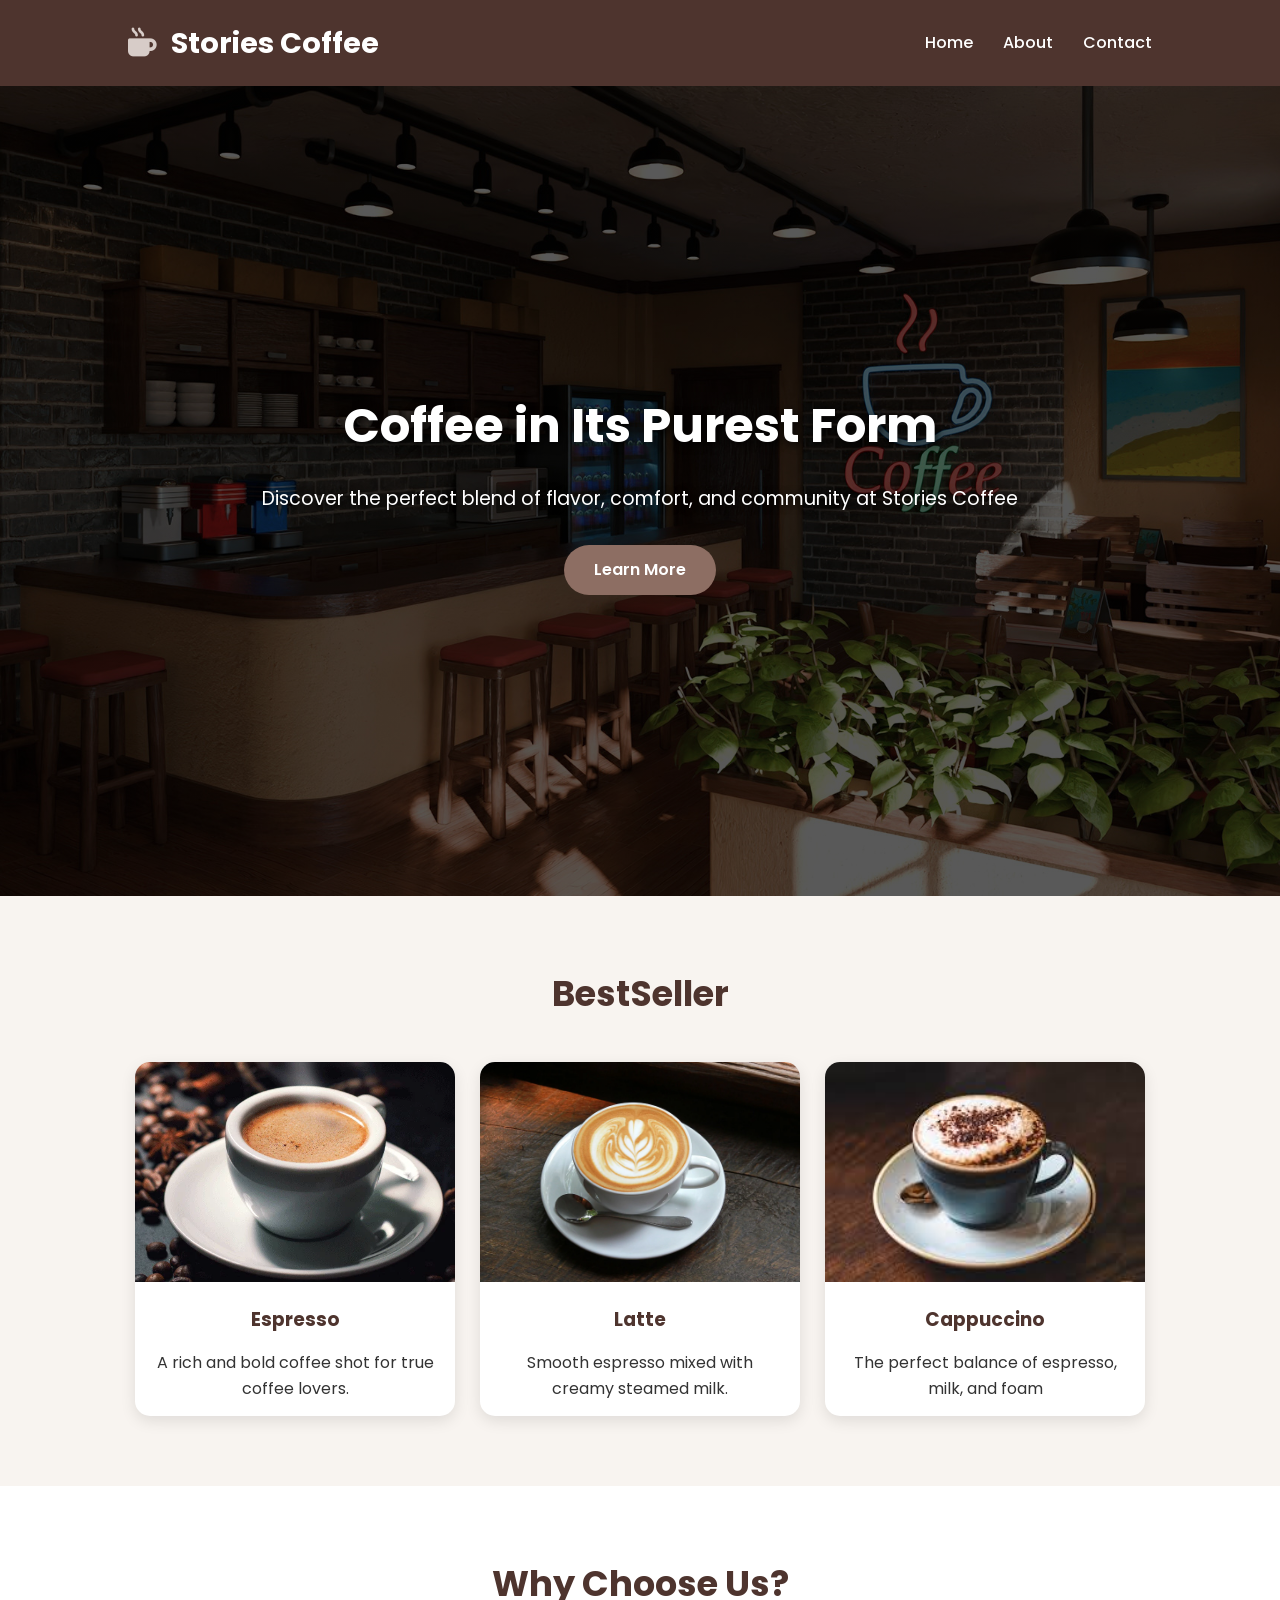
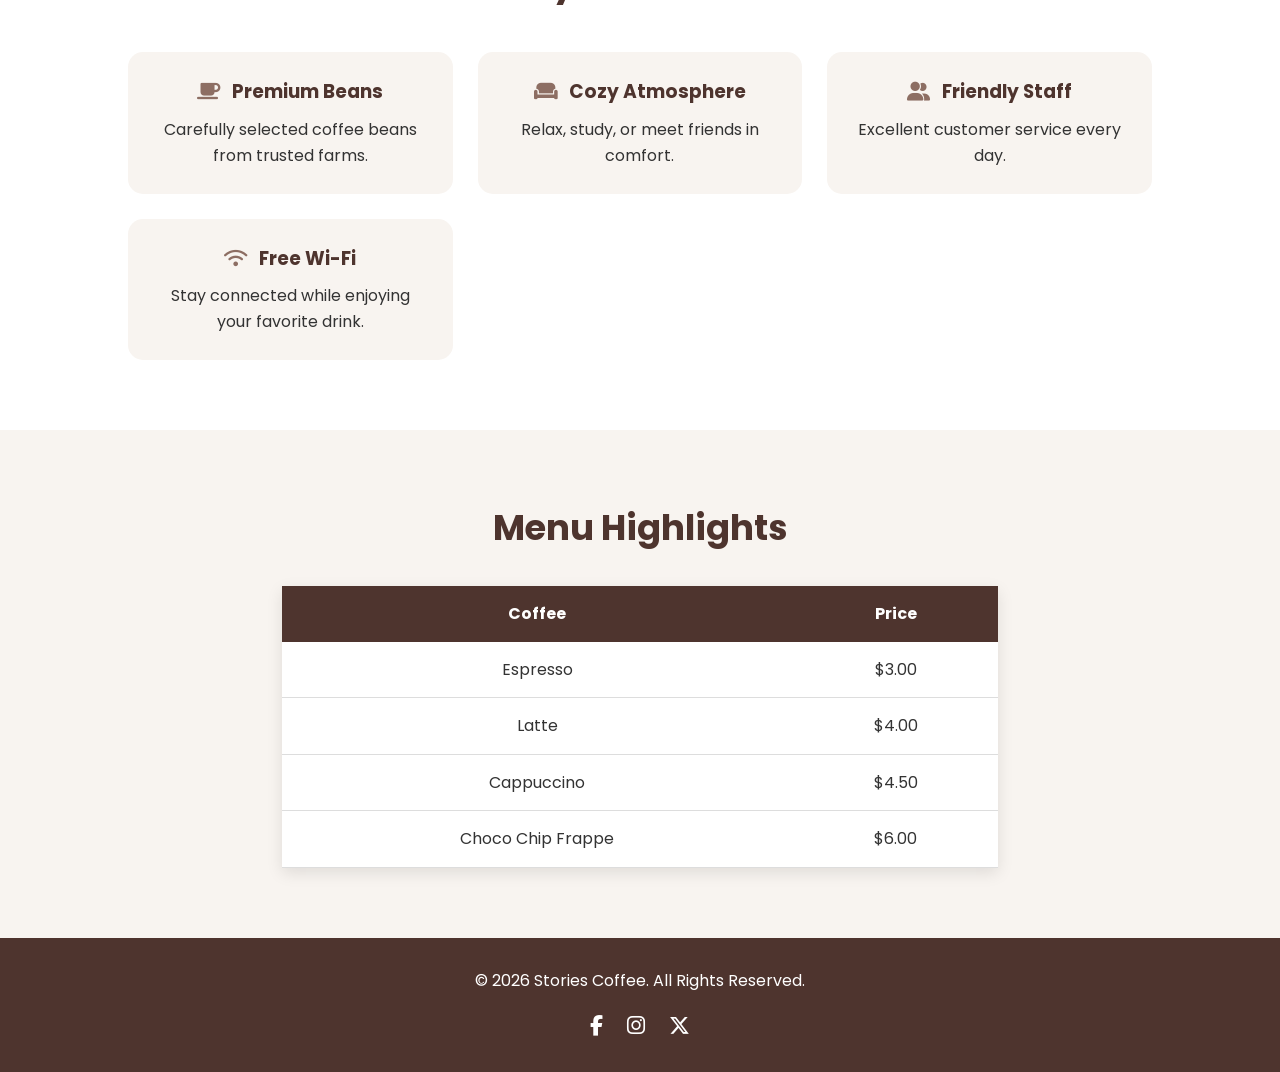
<file: index.html>
<!DOCTYPE html>
<html lang="en">
    <head>
        <meta charset="UTF-8">
        <meta name="viewport" content="width=device-width, initial-scale=1.0">
        <title>Stories Coffee</title>

        <link rel="stylesheet" href="https://cdnjs.cloudflare.com/ajax/libs/font-awesome/6.5.2/css/all.min.css">
        <link href="https://fonts.googleapis.com/css2?family=Poppins:wght@300;400;500;600;700&display=swap" rel="stylesheet">
        <link rel="stylesheet" href="style.css">
    </head>
    <body>
        <!-- Navigation Bar -->
         <header>
            <nav class="navbar">
                <div class="logo">
                    <i class="fas fa-mug-hot"></i> Stories Coffee</div>
                <ul class="nav-links">
                    <li><a href="index.html">Home</a></li>
                    <li><a href="about.html">About</a></li>
                    <li><a href="contact.html">Contact</a></li>
                </ul>
            </nav>
         </header>

         <!-- Hero Section -->
          <section class="hero">
            <div class="hero-content">
                <h1>Coffee in Its Purest Form</h1>
                <p>Discover the perfect blend of flavor, comfort,
                   and community at Stories Coffee </p>
                <a href="about.html" class="btn">Learn More</a>
            </div>
          </section>

          <!-- Featured Products -->
           <section class="products">
            <h2>BestSeller</h2>
            <div class="product-container">
                <div class="card">
                    <img src="images/espresso.webp" alt="Espresso">
                    <h3>Espresso</h3>
                    <p>A rich and bold coffee shot for true coffee lovers.</p>
                </div>

                <div class="card">
                    <img src="images/latte.webp" alt="Latte">
                    <h3>Latte</h3>
                    <p>Smooth espresso mixed with creamy steamed milk.</p>
                </div>

                <div class="card">
                    <img src="images/cappuccino.jfif" alt="Cappuccino">
                    <h3>Cappuccino</h3>
                    <p>The perfect balance of espresso, milk, and foam</p>
                </div>
            </div>
           </section>

           <!-- Why Choose Us -->
            <section class="why-us">
                <h2>Why Choose Us?</h2>
                <div class="features">
                    <div class="feature">
                        <h3><i class="fas fa-coffee"></i>
                            Premium Beans
                        </h3>
                        <p>Carefully selected coffee beans from trusted farms.</p>
                    </div>

                    <div class="feature">
                        <h3><i class="fas fa-couch"></i>
                            Cozy Atmosphere
                        </h3>
                        <p>Relax, study, or meet friends in comfort.</p>
                    </div>

                    <div class="feature">
                        <h3>
                            <i class="fas fa-user-friends"></i> Friendly Staff
                        </h3>
                        <p>Excellent customer service every day.</p>
                    </div>

                    <div class="feature">
                        <h3>
                            <i class="fas fa-wifi"></i> Free Wi-Fi
                        </h3>
                        <p>Stay connected while enjoying your favorite drink.</p>
                    </div>
                </div>
            </section>

            <!-- Menu Preview -->
             <section class="menu">
                <h2>Menu Highlights</h2>
                <table>
                    <tr>
                        <th>Coffee</th>
                        <th>Price</th>
                    </tr>

                    <tr>
                        <td>Espresso</td>
                        <td>$3.00</td>
                    </tr>

                    <tr>
                        <td>Latte</td>
                        <td>$4.00</td>
                    </tr>

                    <tr>
                        <td>Cappuccino</td>
                        <td>$4.50</td>
                    </tr>

                    <tr>
                        <td>Choco Chip Frappe</td>
                        <td>$6.00</td>
                    </tr>
                </table>
             </section>

             <!-- Footer -->
              <footer>
                <p>
                    &copy; 2026 Stories Coffee. All Rights Reserved.
                </p>

               <div class="social-icons">
                   <a href="#"><i class="fab fa-facebook-f"></i></a>
                   <a href="#"><i class="fab fa-instagram"></i></a>
                   <a href="#"><i class="fab fa-x-twitter"></i></a>
               </div>
              </footer>
    </body>
</html>
</file>
<file: style.css>
*{
    margin:0;
    padding: 0;
    box-sizing: border-box;
}

body{
    font-family: 'Poppins', sans-serif;
    background-color: #f8f4f0;
    color: #333;
    line-height: 1.6;
}

a{
    text-decoration: none;
}

section{
    padding: 70px 10%;
}

.navbar{
    background-color: #4e342e;
    color: white;
    display: flex;
    justify-content: space-between;
    align-items: center;
    padding: 20px 10%;
    position: sticky;
    top: 0;
    z-index: 1000;
}

.logo{
    font-size: 1.8rem;
    font-weight: 700;
}

.logo i{
    color: #d7ccc8;
    margin-right: 8px;
}

.nav-links{
    list-style: none;
    display: flex;
    gap: 30px;
}

.nav-links a{
    color: white;
    font-weight: 500;
    transition: 0.3s;
}

.nav-links a:hover{
    color: #d7ccc8;
}

.hero{
    height: 90vh;
    background: linear-gradient(rgba(0,0,0,0.65), rgba(0,0,0,0.65)), url("images/coffee_shop.jpg");
    background-size: cover;
    background-position: center;
    display: flex;
    justify-content: center;
    align-items: center;
    text-align: center;
}

.hero-content h1{
    font-size: 3rem;
    margin-bottom: 20px;
    color: white;
    text-shadow: 2px 2px 10px rgba(0,0, 0, 0.8);
}

.hero-content p{
    color: white;
    text-shadow: 1px 1px 8px rgba(0,0, 0, 0.8);
    font-size: 1.2rem;
    margin-bottom: 30px;
}

.btn{
    display: inline-block;
    background: #8d6e63;
    color: white;
    padding: 12px 30px;
    border-radius: 30px;
    transition: 0.3s;
    font-weight: 600;
}

.btn:hover{
    background: #6d4c41;
    transform: translateY(-3px);
}

.products{
    text-align: center;
}

.products h2{
    margin-bottom: 40px;
    font-size: 2.2rem;
    color: #4e342e;
}

.product-container{
    display: flex;
    gap: 25px;
    justify-content: center;
    flex-wrap: wrap;
}

.card{
    background: white;
    width: 320px;
    border-radius: 15px;
    overflow: hidden;
    box-shadow: 0 5px 15px rgba(0,0, 0, 0.1);
    transition: 0.3s;
}

.card:hover{
    transform: translateY(-10px);
}

.card img{
    width: 100%;
    height: 220px;
    object-fit: cover;
}

.card h3{
    margin-top: 15px;
    color: #4e342e;
}

.card p{
    padding: 15px;
}

.why-us{
    background: #fff;
    text-align: center;
}

.why-us h2{
    margin-bottom: 40px;
    color: #4e342e;
    font-size: 2.2rem;
}

.features{ 
    display:grid;
    grid-template-columns:repeat(auto-fit,minmax(250px,1fr)); 
    gap:25px; 
}

.feature{ 
    background:#f8f4f0; 
    padding:25px; 
    border-radius:15px; 
    transition:0.3s; 
}

.feature:hover{ 
    transform:translateY(-8px); 
}

.feature h3{ 
    margin-bottom:10px; 
    color:#4e342e; 
}

.feature i{ 
    margin-right:8px; 
    color:#8d6e63; 
}

.menu{ 
    text-align:center; 
}

.menu h2{ 
    margin-bottom:30px; 
    color:#4e342e; 
    font-size:2.2rem; 
}

table{ 
    width:70%; 
    margin:auto; 
    border-collapse:collapse; 
    background:white; 
    box-shadow:0 5px 15px rgba(0,0,0,0.1); 
}

th{ 
    background:#4e342e; 
    color:white; 
    padding:15px; 
}

td{ 
    padding:15px; 
    border-bottom:1px solid #ddd; 
}

tr:hover{ 
    background:#f3ece8; 
}

footer{ 
    background:#4e342e; 
    color:white; 
    text-align:center; 
    padding:30px 20px; 
}

.social-icons{ 
    margin-top:15px; 
}

.social-icons a{ 
    color:white; 
    font-size:1.3rem;
    margin:0 10px; 
    transition:0.3s; 
}

.social-icons a:hover{ 
    color:#d7ccc8; 
}

@media(max-width:768px){ 
    .navbar{ 
        flex-direction:column; 
        gap:15px; 
    } 
    .nav-links{ 
        flex-direction:column; 
        text-align:center; 
        gap:15px; 
    } 
    .hero-content h1{ 
        font-size:2rem; 
    } 
    .hero-content p{ 
        font-size:1rem; 
    } 
    table{ 
        width:100%; 
    } 
    section{ 
        padding:50px 5%; 
    } 
}

/* About Page */

.about-hero{
    height:60vh;
    background:
        linear-gradient(
            rgba(0,0,0,0.6),
            rgba(0,0,0,0.6)
        ),
        url("images/about-coffee.jpg");

    background-size:cover;
    background-position:center;

    display:flex;
    justify-content:center;
    align-items:center;
    text-align:center;
}

.about-hero-content{
    color:white;
    max-width:700px;
    padding:20px;
}

.about-hero-content h1{
    font-size:3rem;
    margin-bottom:20px;
}

.about-hero-content p{
    font-size:1.2rem;
    line-height:1.8;
}

.about-section{
    background:white;
}

.about-container{
    display:flex;
    align-items:center;
    gap:50px;
    flex-wrap:wrap;
}

.about-image{
    flex:1;
    min-width:300px;
}

.about-image img{
    width:100%;
    border-radius:15px;
    box-shadow:0 5px 15px rgba(0,0,0,0.15);
}

.about-text{
    flex:1;
    min-width:300px;
}

.about-text h2{
    color:#4e342e;
    margin-bottom:20px;
    font-size:2rem;
}

.about-text p{
    margin-bottom:15px;
    line-height:1.8;
}

.mission{
    text-align:center;
    background:#f8f4f0;
}

.mission h2{
    color:#4e342e;
    margin-bottom:30px;
    font-size:2.2rem;
}

.mission-card{
    max-width:700px;
    margin:auto;
    background:white;
    padding:40px;
    border-radius:15px;
    box-shadow:0 5px 15px rgba(0,0,0,0.1);
}

.mission-card i{
    font-size:3rem;
    color:#8d6e63;
    margin-bottom:20px;
}

.mission-card p{
    font-size:1.1rem;
    line-height:1.8;
}

@media(max-width:768px){

    .about-hero-content h1{
        font-size:2rem;
    }

    .about-hero-content p{
        font-size:1rem;
    }

    .about-container{
        flex-direction:column;
    }

    .mission-card{
        padding:25px;
    }

    .team-card{
        width:100%;
    }
}

/*Contact Page*/

.contact-hero{
    height:50vh;
    background:
        linear-gradient(
            rgba(0,0,0,0.6),
            rgba(0,0,0,0.6)
        ),
        url("images/contact.jpg");

    background-size:cover;
    background-position:center;

    display:flex;
    justify-content:center;
    align-items:center;
    text-align:center;
}

.contact-hero-content{
    color:white;
    max-width:700px;
    padding:20px;
}

.contact-hero-content h1{
    font-size:3rem;
    margin-bottom:15px;
}

.contact-hero-content p{
    font-size:1.2rem;
}

.contact-section{
    background:#f8f4f0;
}

.contact-container{
    display:flex;
    justify-content:space-between;
    gap:40px;
    flex-wrap:wrap;
}

.contact-info{
    flex:1;
    min-width:300px;
    background:white;
    padding:30px;
    border-radius:15px;
    box-shadow:0 5px 15px rgba(0,0,0,0.1);
}

.contact-info h2{
    color:#4e342e;
    margin-bottom:20px;
}

.contact-info p{
    margin:15px 0;
    font-size:1rem;
    color:#333;
}

.contact-info i{
    color:#8d6e63;
    margin-right:10px;
}

.contact-social{
    margin-top:20px;
}

.contact-social a{
    color:#4e342e;
    font-size:1.3rem;
    margin-right:15px;
    transition:0.3s;
}

.contact-social a:hover{
    color:#8d6e63;
    transform:translateY(-3px);
}

.contact-form{
    flex:1;
    min-width:300px;
    background:white;
    padding:30px;
    border-radius:15px;
    box-shadow:0 5px 15px rgba(0,0,0,0.1);
}

.contact-form h2{
    color:#4e342e;
    margin-bottom:20px;
}

.contact-form form{
    display:flex;
    flex-direction:column;
    gap:15px;
}

.contact-form input,
.contact-form textarea{
    padding:12px;
    border:1px solid #ddd;
    border-radius:10px;
    font-family:'Poppins', sans-serif;
    outline:none;
    transition:0.3s;
}

.contact-form input:focus,
.contact-form textarea:focus{
    border-color:#8d6e63;
    box-shadow:0 0 8px rgba(141,110,99,0.3);
}

.contact-form button{
    padding:12px;
    background:#8d6e63;
    color:white;
    border:none;
    border-radius:30px;
    font-size:1rem;
    cursor:pointer;
    transition:0.3s;
    font-weight:600;
}

.contact-form button:hover{
    background:#6d4c41;
    transform:translateY(-3px);
}

@media(max-width:768px){

    .contact-hero-content h1{
        font-size:2rem;
    }

    .contact-hero-content p{
        font-size:1rem;
    }

    .contact-container{
        flex-direction:column;
    }
}
</file>
